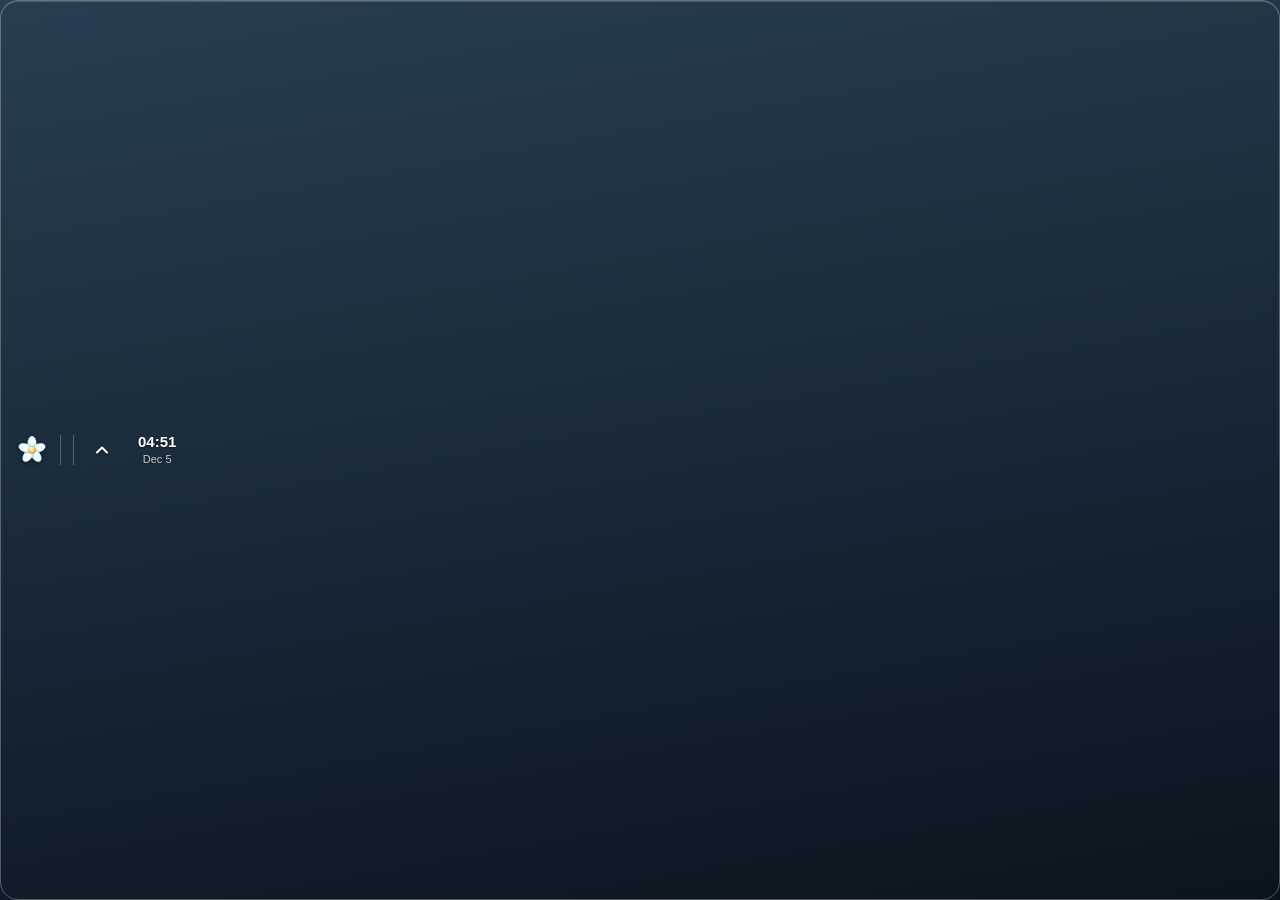
<file: web/dock.html>
<!doctype html>
<html lang="en"><head><meta charset="utf-8"><title>Tidepool dock</title>
<!-- Tidepool's own taskbar (src/Dock.cs): the menu orb, one icon per open window, the tray, the clock. The host posts { wins: [{ id, title, app, art, minimized }], fg, edge }
     and sizes the window to the length this page reports ({ op: "size", n }). Click = front (or down, if it is in front), middle-click = close; drag the empty glass to move it to another edge. -->
<style>
  html,body{margin:0;height:100%;overflow:hidden;user-select:none;font:600 15px/1 "Segoe UI",Tahoma,sans-serif;color:#fff;--accent:#00B4E6}
  body{background:linear-gradient(170deg,rgba(40,62,82,1),rgba(10,20,30,1));box-sizing:border-box;border:1px solid rgba(255,255,255,.28);border-radius:18px;box-shadow:inset 0 1px 0 rgba(255,255,255,.18)}
  #bar{position:absolute;left:0;top:0;height:100%;width:max-content;display:flex;align-items:center;gap:6px;padding:0 10px;box-sizing:border-box}
  .v #bar{width:100%;height:max-content;flex-direction:column;padding:10px 0}
  .tight #bar{width:100%}.v.tight #bar{height:100%}
  #wins{display:flex;gap:4px;align-items:center;min-width:0;min-height:0;overflow:auto;scrollbar-width:none}.v #wins{flex-direction:column}
  .tight #wins{flex:1}
  .b{position:relative;flex:none;width:44px;height:44px;display:grid;place-items:center;border-radius:12px;cursor:pointer}
  .b:hover{background:rgba(255,255,255,.13)}.b:active{background:rgba(255,255,255,.2)}
  .b img{width:30px;height:30px;pointer-events:none;filter:drop-shadow(0 1px 2px rgba(0,0,0,.5))}
  .b.min img{opacity:.5}
  .b.fg{background:linear-gradient(180deg,rgba(255,255,255,.2),rgba(255,255,255,.07))}
  .b.fg::after{content:"";position:absolute;left:12px;right:12px;bottom:1px;height:3px;border-radius:2px;background:var(--accent);box-shadow:0 0 6px var(--accent)}
  .top .b.fg::after{bottom:auto;top:1px}
  .left .b.fg::after{left:1px;right:auto;top:12px;bottom:12px;width:3px;height:auto}.right .b.fg::after{right:1px;left:auto;top:12px;bottom:12px;width:3px;height:auto}
  #orb img{width:34px;height:34px}
  .vr{flex:none;width:1px;height:30px;background:rgba(255,255,255,.25)}.v .vr{width:30px;height:1px}
  #tray svg{width:20px;height:20px;filter:drop-shadow(0 1px 1px rgba(0,0,0,.5))}
  .v #tray svg{transform:rotate(var(--rot,0deg))}.left{--rot:90deg}.right{--rot:-90deg}.bottom #tray svg{transform:none}.top #tray svg{transform:rotate(180deg)}
  #clk{flex:none;padding:0 8px;text-align:center;text-shadow:0 1px 2px rgba(0,0,0,.5)}#clk small{display:block;font:400 11px/1.3 "Segoe UI",sans-serif;opacity:.75;margin-top:3px}
  .v #clk{padding:6px 0;font-size:14px}
</style></head><body class="bottom">
<div id="bar">
  <span class="b" id="orb" title="Tidepool menu"><img src="assets/icons/orb.svg" alt="Menu"></span><span class="vr"></span>
  <span id="wins"></span><span class="vr"></span>
  <span class="b" id="tray" title="Tray icons"><svg viewBox="0 0 24 24" aria-label="Tray icons"><path d="M6 15l6-6 6 6" fill="none" stroke="#fff" stroke-width="2.4" stroke-linecap="round" stroke-linejoin="round"/></svg></span>
  <span id="clk"></span>
</div>
<script>
const $ = id => document.getElementById(id), post = m => window.chrome?.webview?.postMessage(m);
const esc = s => String(s).replace(/[&<>"]/g, c => ({ "&": "&amp;", "<": "&lt;", ">": "&gt;", '"': "&quot;" })[c]);
let edge = "bottom", sent = 0;
const vert = () => edge === "left" || edge === "right";

function fit() {   // report the natural length; if the window is shorter than that, the window icons scroll
  document.body.classList.remove("tight");
  const r = $("bar").getBoundingClientRect(), n = vert() ? r.height : r.width;
  if (n !== sent) { sent = n; post({ op: "size", n }); }
  if (n > (vert() ? innerHeight : innerWidth) + 1) document.body.classList.add("tight");
}

function clock() {
  const d = new Date(), t = d.toTimeString().slice(0, 5);   // 24-hour, like the desktop's clock (core.js hm)
  $("clk").innerHTML = vert() ? t.replace(":", "<br>") : `${t}<small>${d.toLocaleDateString([], { day: "numeric", month: "short" })}</small>`;
}
setInterval(clock, 5000); clock();

window.chrome?.webview?.addEventListener("message", e => {
  const m = e.data; edge = m.edge || "bottom";
  document.body.className = edge + (vert() ? " v" : "");
  $("wins").innerHTML = (m.wins || []).map(w => `<span class="b${w.id === m.fg ? " fg" : ""}${w.minimized ? " min" : ""}" data-id="${w.id}" title="${esc(w.title)}"><img src="${esc(w.art || "assets/icons/desktop.png")}" alt="" onerror="this.src='assets/icons/desktop.png'"></span>`).join("");
  clock(); fit();
});
addEventListener("resize", fit);

const win = e => e.target.closest("#wins .b");
document.addEventListener("mousedown", e => {
  if (e.button === 1) e.preventDefault();   // no autoscroll on middle-click
  if (e.button === 0 && !e.target.closest(".b")) post({ op: "drag" });   // the empty glass is the handle
});
document.addEventListener("click", e => {
  const w = win(e); if (w) return post({ op: "click", id: +w.dataset.id });
  if (e.target.closest("#orb")) post({ op: "menu" }); else if (e.target.closest("#tray")) post({ op: "tray" });
});
document.addEventListener("auxclick", e => { const w = win(e); if (w && e.button === 1) post({ op: "close", id: +w.dataset.id }); });
$("wins").addEventListener("wheel", e => { if (!vert()) { $("wins").scrollLeft += e.deltaY; e.preventDefault(); } }, { passive: false });
</script>
</body></html>
</file>
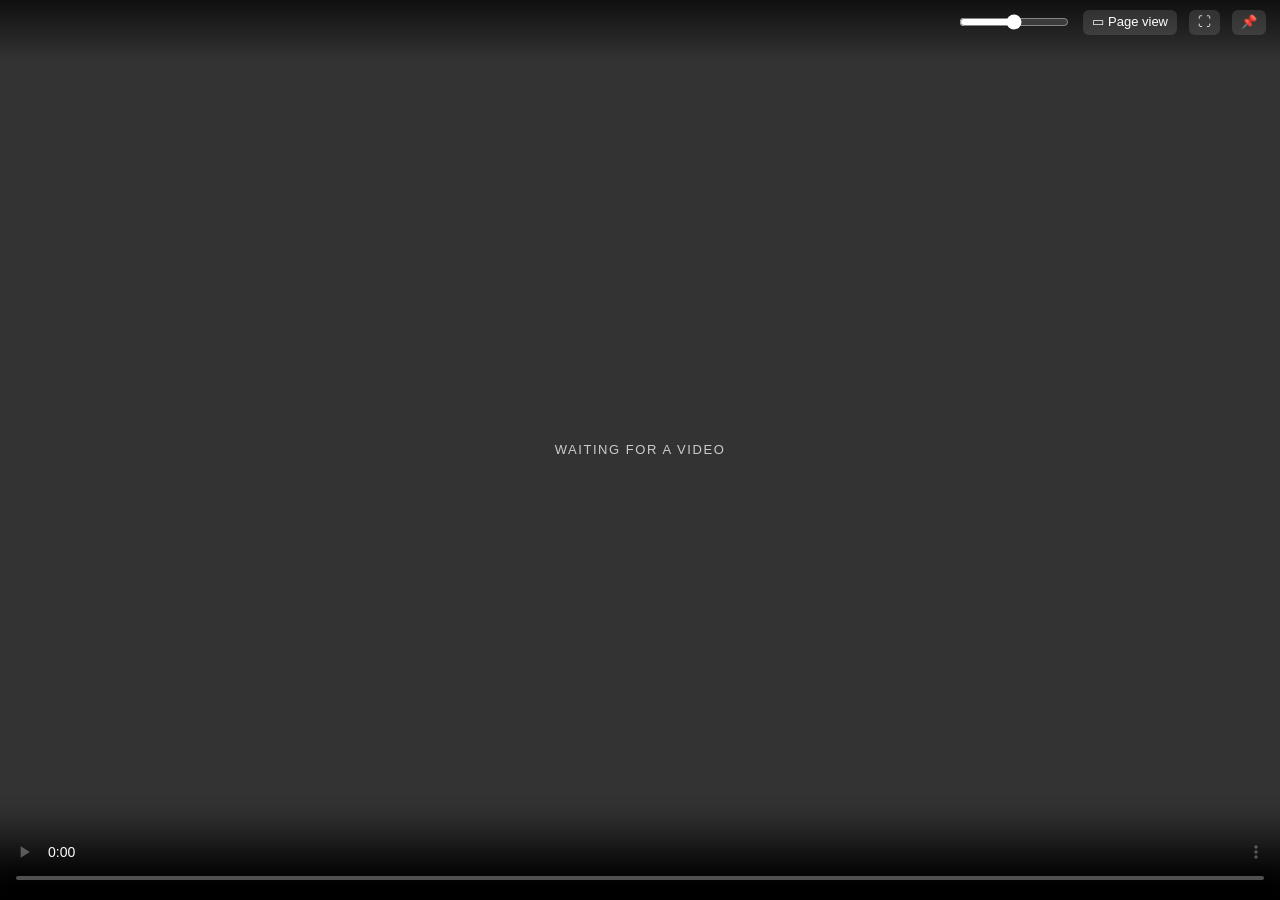
<file: web/pop.html>
<!doctype html>
<html lang="en"><head><meta charset="utf-8"><title>Video</title>
<!-- The Video tab's player window (src/PopOut.cs): a plain Windows window, so Windows drags, resizes, snaps and maximizes it; flick it by the
     title bar toward another screen and it goes there. The host posts { id, title, video, audio, t, vol, embed } to play, and { state: { pin, full, max } }
     for the buttons. Keys: Space/K play, ←→ J L seek, ↑↓ volume, F or double-click full screen, Esc leaves it, S next screen, 1-9 that screen, B back to the Video tab, T on top, Ctrl+W close. -->
<style>
  html,body{margin:0;height:100%;background:#000;overflow:hidden;font:15px/1.3 "Segoe UI",sans-serif;color:#fff}
  video,iframe{position:absolute;inset:0;width:100%;height:100%;border:0;background:#000}
  iframe,.emb video{display:none}.emb iframe{display:block}
  video::-webkit-media-controls-mute-button,video::-webkit-media-controls-volume-control-container,video::-webkit-media-controls-volume-slider,video::-webkit-media-controls-fullscreen-button{display:none}
  .bar{position:absolute;left:0;right:0;top:0;display:flex;align-items:center;gap:12px;padding:10px 14px 26px;background:linear-gradient(rgba(0,0,0,.7),transparent);opacity:0;transition:opacity .3s}
  body:hover .bar,body.paused .bar{opacity:1}.emb .bar{display:none}
  .bar b{flex:1;min-width:0;font-weight:600;white-space:nowrap;overflow:hidden;text-overflow:ellipsis;text-shadow:0 1px 3px #000}
  .bar input{width:110px;accent-color:#fff;cursor:pointer}
  .bar i{font-style:normal;font-size:13px;padding:4px 9px;border-radius:6px;background:rgba(255,255,255,.12);cursor:pointer;white-space:nowrap;user-select:none}
  #scr{display:flex;gap:4px}#scr:empty{display:none}
  .bar i:hover{background:rgba(255,255,255,.25)}.bar i.on{background:rgba(255,255,255,.85);color:#000}
  .hint{position:absolute;left:50%;bottom:64px;transform:translateX(-50%);padding:8px 14px;border-radius:8px;background:rgba(0,0,0,.75);font-size:13px;opacity:0;transition:opacity .4s;pointer-events:none;white-space:nowrap}
  .hint.on{opacity:1}
  .msg{position:absolute;inset:0;display:grid;place-items:center;letter-spacing:.12em;font-size:13px;opacity:.75;pointer-events:none}
</style></head><body class="paused">
<video id="v" playsinline controls controlslist="nodownload nofullscreen noremoteplayback" disablepictureinpicture></video><iframe id="f" allow="autoplay; encrypted-media; fullscreen" allowfullscreen title="YouTube"></iframe>
<div class="bar"><b id="t"></b><input type="range" id="vol" min="0" max="1" step="0.05" title="Volume (↑↓, wheel)"><span id="scr"></span><i id="bback" title="Back into the Video tab: the watch page with Up next (B)">▭ Page view</i><i id="bfull" title="Full screen (F, double-click) · Esc leaves">⛶</i><i id="bpin" title="Stay on top of other windows (T)">📌</i></div><div class="hint" id="h"></div><div class="msg" id="m">WAITING FOR A VIDEO</div>
<script src="ytav.js"></script>
<script>
const $ = id => document.getElementById(id), V = $("v"), A = new Audio();
let split = false;
avSync(V, A, () => split);
const vol = x => { x = Math.max(0, Math.min(1, x)); A.volume = V.volume = $("vol").value = x; };
const host = (op, x) => window.chrome?.webview?.postMessage({ op, ...x });
const back = () => host("back", { t: document.body.classList.contains("emb") ? embT : V.currentTime });
/* YouTube's own player (embed) reports its time once told we listen (the iframe API's postMessage handshake), so Page view resumes there too */
let embT = 0;
$("f").addEventListener("load", () => $("f").contentWindow?.postMessage(JSON.stringify({ event: "listening", id: 1, channel: "widget" }), "*"));
addEventListener("message", e => { if (e.source !== $("f").contentWindow) return; try { const d = typeof e.data === "string" ? JSON.parse(e.data) : e.data; if (d?.info?.currentTime != null) embT = d.info.currentTime; } catch {} });
let hintT = 0; const hint = t => { $("h").textContent = t; $("h").classList.add("on"); clearTimeout(hintT); hintT = setTimeout(() => $("h").classList.remove("on"), 2200); };
let st = {};
window.chrome?.webview?.addEventListener("message", e => {
  const d = e.data;
  if (d.state) { st = d.state; $("bpin").classList.toggle("on", !!st.pin); $("bfull").classList.toggle("on", !!st.full);
    $("scr").innerHTML = st.n > 1 ? Array.from({ length: st.n }, (_, i) => `<i data-i="${i}" class="${i === st.scr ? "on" : ""}" title="Screen ${i + 1} (${i + 1})">${i + 1}</i>`).join("") : ""; return; } document.title = d.title || "Video"; $("t").textContent = d.title || ""; $("m").textContent = "";
  V.pause(); A.pause(); split = !!d.audio && !d.embed; vol(d.vol ?? 1);
  if (d.embed) { document.body.classList.add("emb"); V.removeAttribute("src"); A.removeAttribute("src"); embT = d.t || 0; $("f").src = `https://www.youtube-nocookie.com/embed/${d.id}?autoplay=1&rel=0&playsinline=1&enablejsapi=1&origin=${location.origin}${embT ? "&start=" + Math.floor(embT) : ""}`; return; }
  document.body.classList.remove("emb"); $("f").src = "about:blank";
  V.src = d.video; if (split) A.src = d.audio; else A.removeAttribute("src");
  V.muted = split; if (d.t) V.currentTime = d.t;
  V.play().catch(() => {});
});
V.addEventListener("play", () => document.body.classList.remove("paused"));
V.addEventListener("pause", () => document.body.classList.add("paused"));
V.addEventListener("error", () => { if (V.getAttribute("src")) $("m").textContent = "THIS STREAM STOPPED · POP IT OUT AGAIN FROM THE MENU"; });   // googlevideo urls expire after some hours
$("vol").oninput = e => vol(+e.target.value);
addEventListener("wheel", e => { e.preventDefault(); vol(A.volume + (e.deltaY < 0 ? .05 : -.05)); }, { passive: false });
$("scr").onclick = e => { const b = e.target.closest("[data-i]"); if (b) host("to", { i: +b.dataset.i }); }; $("bback").onclick = back; $("bfull").onclick = () => host("full"); $("bpin").onclick = () => { host("pin"); hint(st.pin ? "Not on top any more" : "Stays on top of other windows"); };
V.addEventListener("dblclick", e => { e.preventDefault(); host("full"); });
addEventListener("keydown", e => {
  if (e.ctrlKey && (e.key === "w" || e.key === "W")) { host("close"); e.preventDefault(); return; }
  if (e.key === "f" || e.key === "F") { host("full"); e.preventDefault(); return; }
  if (e.key === "Escape") { host("unfull"); return; }
  if (e.key === "s" || e.key === "S") { host("next"); e.preventDefault(); return; }
  if (e.key === "b" || e.key === "B") { back(); e.preventDefault(); return; }
  if (/^[1-9]$/.test(e.key) && +e.key <= (st.n ?? 0)) { host("to", { i: +e.key - 1 }); e.preventDefault(); return; }
  if (e.key === "t" || e.key === "T") { $("bpin").click(); e.preventDefault(); return; }
  const k = e.key, seek = s => { if (V.duration) V.currentTime = Math.max(0, Math.min(V.duration - .5, V.currentTime + s)); };
  if (k === " " || k === "k") V.paused ? V.play().catch(() => {}) : V.pause();
  else if (k === "ArrowLeft" || k === "j") seek(-10);
  else if (k === "ArrowRight" || k === "l") seek(10);
  else if (k === "ArrowUp" || k === "ArrowDown") vol(A.volume + (k === "ArrowUp" ? .1 : -.1));
  else return;
  e.preventDefault();
});
addEventListener("contextmenu", e => e.preventDefault());
</script></body></html>
</file>
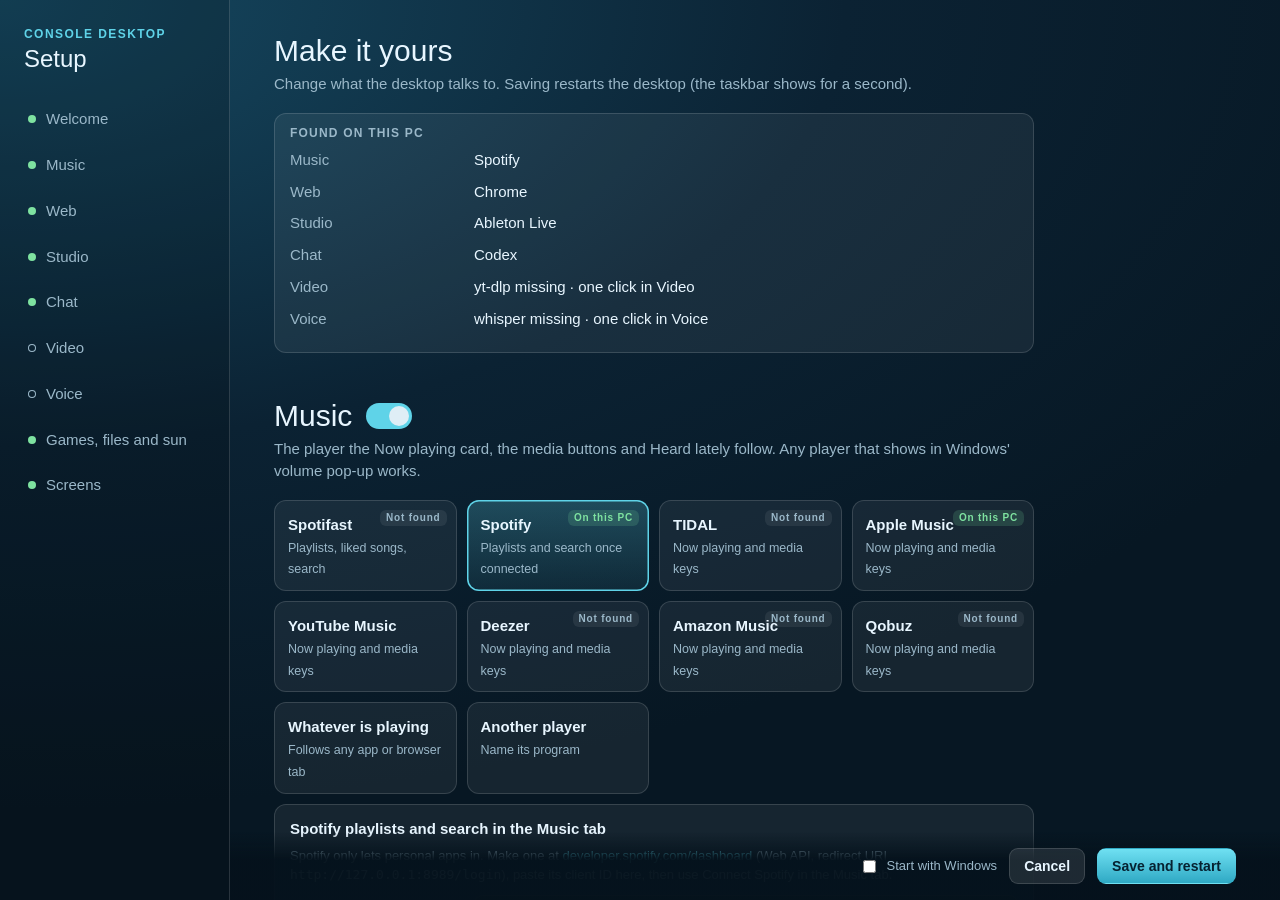
<file: web/setup.html>
<!doctype html>
<html lang="en">
<head>
<meta charset="utf-8">
<title>Console Desktop Setup</title>
<style>
  :root { --bg: #0b2233; --glass: rgba(255,255,255,.06); --edge: rgba(255,255,255,.14); --ink: #e8f6ff; --dim: #9bb8c9; --accent: #5fd3e8; --ok: #7ee2a0; --warn: #f0c46a; --bad: #f08a7a;
    --cap: 600 12px/1 Bahnschrift, "Segoe UI", sans-serif; --body: 400 15px/1.45 "Segoe UI", sans-serif; }
  * { box-sizing: border-box; }
  html, body { margin: 0; height: 100%; }
  body { font: var(--body); color: var(--ink); background: radial-gradient(120% 90% at 0% 0%, #164a63 0%, var(--bg) 55%, #071723 100%); display: grid; grid-template-columns: 230px 1fr; overflow: hidden; user-select: none; }
  nav { padding: 28px 16px; border-right: 1px solid var(--edge); background: rgba(0,0,0,.18); display: flex; flex-direction: column; gap: 4px; }
  nav h1 { font: 300 24px/1.1 "Segoe UI Light", "Segoe UI", sans-serif; margin: 0 8px 22px; }
  nav h1 small { display: block; font: var(--cap); letter-spacing: .12em; text-transform: uppercase; color: var(--accent); margin-bottom: 6px; }
  nav a { display: flex; align-items: center; gap: 10px; padding: 10px 12px; border-radius: 10px; color: var(--dim); text-decoration: none; cursor: pointer; }
  nav a:hover { background: var(--glass); color: var(--ink); }
  nav a.on { background: linear-gradient(180deg, rgba(95,211,232,.22), rgba(95,211,232,.08)); color: var(--ink); box-shadow: inset 0 0 0 1px rgba(95,211,232,.35); }
  nav a i { width: 8px; height: 8px; border-radius: 50%; background: var(--edge); flex: none; }
  nav a i.off { background: transparent; box-shadow: inset 0 0 0 1px var(--dim); }
  nav a i.ok { background: var(--ok); }
  nav .grow { flex: 1; }
  main { overflow: auto; padding: 34px 44px 120px; scroll-behavior: smooth; }
  section { max-width: 760px; margin-bottom: 46px; }
  section > h2 { font: 300 30px/1.1 "Segoe UI Light", "Segoe UI", sans-serif; margin: 0 0 6px; display: flex; align-items: center; gap: 14px; }
  section > p.lead { color: var(--dim); margin: 0 0 18px; }
  .cap { font: var(--cap); letter-spacing: .1em; text-transform: uppercase; color: var(--dim); margin: 18px 0 8px; display: block; }
  .grid { display: grid; grid-template-columns: repeat(auto-fill, minmax(170px, 1fr)); gap: 10px; }
  .opt { position: relative; padding: 14px 14px 12px; border-radius: 12px; background: var(--glass); box-shadow: inset 0 0 0 1px var(--edge); cursor: pointer; transition: background .15s, box-shadow .15s; }
  .opt:hover { background: rgba(255,255,255,.1); }
  .opt.on { background: linear-gradient(180deg, rgba(95,211,232,.25), rgba(95,211,232,.08)); box-shadow: inset 0 0 0 1.5px var(--accent); }
  .opt b { display: block; font-weight: 600; }
  .opt small { color: var(--dim); font-size: 12.5px; }
  .opt .tag { position: absolute; top: 10px; right: 10px; font: var(--cap); font-size: 10px; letter-spacing: .08em; padding: 3px 6px; border-radius: 6px; background: rgba(126,226,160,.16); color: var(--ok); }
  .opt .tag.no { background: rgba(255,255,255,.07); color: var(--dim); }
  label.row { display: grid; grid-template-columns: 170px 1fr; align-items: center; gap: 14px; margin: 10px 0; }
  label.row > span { color: var(--dim); }
  input[type=text], input[type=password], input[type=number], select { font: inherit; color: var(--ink); background: rgba(0,0,0,.28); border: 1px solid var(--edge); border-radius: 9px; padding: 9px 11px; width: 100%; outline: none; user-select: text; }
  input:focus, select:focus { border-color: var(--accent); box-shadow: 0 0 0 3px rgba(95,211,232,.18); }
  select option { background: #0e2a3d; }
  .with { display: flex; gap: 8px; } .with > :first-child { flex: 1; }
  button { font: 600 14px/1 "Segoe UI", sans-serif; color: var(--ink); background: rgba(255,255,255,.1); border: 1px solid var(--edge); border-radius: 9px; padding: 10px 14px; cursor: pointer; white-space: nowrap; }
  button:hover { background: rgba(255,255,255,.16); }
  button.go { background: linear-gradient(180deg, #6fe0f2, #2fa9c4); color: #062231; border-color: transparent; }
  button.go:hover { filter: brightness(1.08); }
  button:disabled { opacity: .5; cursor: default; }
  .switch { position: relative; width: 46px; height: 26px; flex: none; border-radius: 13px; background: rgba(255,255,255,.14); cursor: pointer; transition: background .15s; }
  .switch::after { content: ""; position: absolute; top: 3px; left: 3px; width: 20px; height: 20px; border-radius: 50%; background: #dfeef6; transition: left .15s; }
  .switch.on { background: var(--accent); } .switch.on::after { left: 23px; }
  .note { color: var(--dim); font-size: 13px; margin: 8px 0 0; }
  .note.warn { color: var(--warn); } .note.bad { color: var(--bad); } .note.ok { color: var(--ok); }
  .card { padding: 14px 16px; border-radius: 12px; background: var(--glass); box-shadow: inset 0 0 0 1px var(--edge); margin: 10px 0; }
  .list { display: flex; flex-direction: column; gap: 6px; margin-top: 8px; }
  .list .it { display: flex; gap: 10px; align-items: center; } .list .it input { flex: 1; } .list .it input.nm { flex: 0 0 160px; }
  .hits { display: flex; flex-wrap: wrap; gap: 6px; margin-top: 8px; }
  .hits button { font-weight: 400; padding: 7px 10px; }
  footer { position: fixed; left: 230px; right: 0; bottom: 0; display: flex; align-items: center; gap: 12px; padding: 16px 44px; background: linear-gradient(0deg, rgba(5,18,28,.96) 60%, rgba(5,18,28,0)); }
  footer .grow { flex: 1; color: var(--dim); font-size: 13px; }
  footer label { display: flex; align-items: center; gap: 8px; color: var(--dim); font-size: 13px; cursor: pointer; }
  a.link { color: var(--accent); cursor: pointer; text-decoration: none; } a.link:hover { text-decoration: underline; }
  .hide { display: none !important; }
  .mons { display: flex; gap: 14px; align-items: flex-end; flex-wrap: wrap; margin: 6px 0 12px; }
  .mon { flex: none; border-radius: 12px; padding: 10px 12px; background: var(--glass); box-shadow: inset 0 0 0 1px var(--edge); display: flex; flex-direction: column; gap: 6px; min-width: 150px; }
  .mon.main { box-shadow: inset 0 0 0 2px rgba(95,211,232,.8); }
  .mon.off { opacity: .55; }
  .mon .face { height: 70px; border-radius: 8px; background: linear-gradient(180deg, rgba(95,211,232,.25), rgba(95,211,232,.06)); display: grid; place-items: center; font: 300 30px/1 "Segoe UI Light", "Segoe UI", sans-serif; }
  .mon.off .face { background: rgba(255,255,255,.05); }
  .mon small { color: var(--dim); }
  .mon .role { font-size: 13px; }
  .mon .acts { display: flex; gap: 6px; flex-wrap: wrap; }
  .mon .acts button { padding: 4px 9px; font-size: 13px; }
</style>
</head>
<body>
<nav id="nav">
  <h1><small>Console Desktop</small>Setup</h1>
  <a data-s="welcome"><i class="ok"></i>Welcome</a>
  <a data-s="music"><i data-m="music"></i>Music</a>
  <a data-s="web"><i data-m="web"></i>Web</a>
  <a data-s="studio"><i data-m="studio"></i>Studio</a>
  <a data-s="chat"><i data-m="claude"></i>Chat</a>
  <a data-s="video"><i data-m="video"></i>Video</a>
  <a data-s="voice"><i data-m="voice"></i>Voice</a>
  <a data-s="more"><i class="ok"></i>Games, files and sun</a>
  <a data-s="screens"><i class="ok"></i>Screens</a>
  <div class="grow"></div>
</nav>
<main id="main">
  <section id="s-welcome">
    <h2>Make it yours</h2>
    <p class="lead" id="wlead">Pick the apps the desktop talks to. Every tab is optional; anything not on this PC is switched off until it is. You can come back here any time from Settings › Setup.</p>
    <div class="card" id="found"></div>
  </section>

  <section id="s-music">
    <h2>Music <span class="switch" data-mod="music"></span></h2>
    <p class="lead">The player the Now playing card, the media buttons and Heard lately follow. Any player that shows in Windows' volume pop-up works.</p>
    <div class="grid" id="players"></div>
    <div id="spotify" class="card hide">
      <b>Spotify playlists and search in the Music tab</b>
      <p class="note">Spotify only lets personal apps in. Make one at <a class="link" data-url="https://developer.spotify.com/dashboard">developer.spotify.com/dashboard</a> (Web API, redirect URI <code>http://127.0.0.1:8989/login</code>), paste its client ID here, then use Connect Spotify in the Music tab.</p>
      <label class="row"><span>Client ID</span><input type="text" id="spid" placeholder="32 letters and digits" spellcheck="false"></label>
    </div>
    <label class="row hide" id="custrow"><span>Program name</span><input type="text" id="custplayer" placeholder="foobar2000, musicbee, vlc…" spellcheck="false"></label>
  </section>

  <section id="s-web">
    <h2>Web <span class="switch" data-mod="web"></span></h2>
    <p class="lead">Sites you visit most, history and bookmarks come from this browser, and links open in it. Firefox also shows its open tabs.</p>
    <div class="grid" id="browsers"></div>
  </section>

  <section id="s-studio">
    <h2>Studio <span class="switch" data-mod="studio"></span></h2>
    <p class="lead">One tile per project with its versions, renders and backups. Tempo, tracks and plugins show for FL Studio, Ableton Live and REAPER projects.</p>
    <div class="grid" id="daws"></div>
    <label class="row"><span>Projects folder</span><span class="with"><input type="text" id="projects" spellcheck="false" placeholder="Found by itself"><button data-folder="projects">Browse…</button></span></label>
    <p class="note" id="dawnote"></p>
  </section>

  <section id="s-chat">
    <h2>Chat <span class="switch" data-mod="claude"></span></h2>
    <p class="lead">The chat panel (F2) and the voice assistant. An agent (Claude Code, Codex or another) can work on this PC for you; a chat API just talks.</p>
    <div class="grid" id="providers"></div>
    <div id="apibox" class="hide">
      <label class="row"><span>Name in the panel</span><input type="text" id="ainame" placeholder="Assistant" spellcheck="false"></label>
      <label class="row"><span>Address</span><input type="text" id="aiurl" spellcheck="false"></label>
      <label class="row" id="keyrow"><span>API key</span><span class="with"><input type="password" id="aikey" spellcheck="false"><button id="test">Check</button></span></label>
      <label class="row"><span>Model</span><span class="with"><input type="text" id="aimodel" list="modellist" spellcheck="false"><datalist id="modellist"></datalist></span></label>
      <label class="row"><span>Also in the picker</span><input type="text" id="aimodels" placeholder="other model ids, comma separated" spellcheck="false"></label>
      <p class="note" id="apinote">The key is stored encrypted for your Windows account only.</p>
    </div>
    <div id="ccbox" class="hide">
      <label class="row" id="cmdrow"><span>Command</span><input type="text" id="aicmd" spellcheck="false" placeholder="gemini -p -, aider --message-file -, …"></label>
      <label class="row"><span>Works in folder</span><span class="with"><input type="text" id="home" spellcheck="false"><button data-folder="home">Browse…</button></span></label>
      <p class="note" id="ccnote"></p>
    </div>
  </section>

  <section id="s-video">
    <h2>Video <span class="switch" data-mod="video"></span></h2>
    <p class="lead">Search and play YouTube right in the desktop, no ads, through yt-dlp.</p>
    <div class="card"><span id="ytstate"></span> <button id="getyt" class="hide">Get yt-dlp</button></div>
  </section>

  <section id="s-voice">
    <h2>Voice <span class="switch" data-mod="voice"></span></h2>
    <p class="lead">Mic buttons in every search and the chat, and the wake word. Speech is read on this PC by whisper.cpp; nothing is sent anywhere.</p>
    <div class="card"><span id="wstate"></span> <button id="getwh" class="hide">Get whisper (about 220 MB)</button></div>
  </section>

  <section id="s-screens">
    <h2>Screens</h2>
    <p class="lead">Put your screens in the order they stand on your desk, left to right, and pick the main one: the menu opens there. The screen
      beside it gets the clock, Winamp and notifications (on its right, the row of tiles carries on onto it too). Any other screen shows the live scene.</p>
    <div class="mons" id="mons"></div>
    <p class="note"><a class="link" id="identify">Identify</a> · shows each screen's number on it · <a class="link" id="monreset">Use Windows' order</a></p>
  </section>

  <section id="s-more">
    <h2>Games, files and sun</h2>
    <p class="lead">Games come from Steam and Epic by themselves. The sky follows the real sun where you are.</p>
    <div class="cap">Tabs</div>
    <div class="card"><label class="row"><span>Games</span><span class="switch" data-mod="games"></span></label><label class="row"><span>Files</span><span class="switch" data-mod="files"></span></label></div>
    <div class="cap">Where you are</div>
    <label class="row"><span>City</span><span class="with"><input type="text" id="city" spellcheck="false" placeholder="Type a city"><button id="findcity">Find</button></span></label>
    <div class="hits" id="cities"></div>
    <p class="note" id="placenote"></p>
    <div class="cap">Your folders in Files</div>
    <div class="list" id="places"></div>
    <p class="note"><a class="link" id="addplace">＋ Add a folder</a> · Downloads, Documents, Pictures, Music and Videos are always there.</p>
  </section>
</main>
<footer>
  <div class="grow" id="status"></div>
  <label><input type="checkbox" id="startup"> Start with Windows</label>
  <button id="cancel">Cancel</button>
  <button class="go" id="save">Save and start</button>
</footer>

<script>
const $ = id => document.getElementById(id), qa = s => [...document.querySelectorAll(s)];
const esc = t => String(t ?? "").replace(/[&<>"]/g, c => ({ "&": "&amp;", "<": "&lt;", ">": "&gt;", '"': "&quot;" })[c]);
const FIRST = location.search.includes("first"), WV = window.chrome?.webview;
const send = m => WV ? WV.postMessage(m) : console.log("to host", m);
const PRESETS = [   // chat providers: id, name, what it is, api kind, address, needs a key
  ["claude-code", "Claude Code", "Full access: files, commands, apps", null, null, false],
  ["codex", "Codex", "OpenAI's agent, full access too", "cli", null, false],
  ["cli", "Other agent", "Any command-line agent", "cli", "", false],
  ["openai", "OpenAI", "ChatGPT's models", "openai", "https://api.openai.com/v1", true],
  ["anthropic", "Claude API", "Claude models, chat only", "anthropic", "https://api.anthropic.com", true],
  ["openrouter", "OpenRouter", "Hundreds of models, one key", "openai", "https://openrouter.ai/api/v1", true],
  ["gemini", "Google Gemini", "Gemini models", "openai", "https://generativelanguage.googleapis.com/v1beta/openai", true],
  ["groq", "Groq", "Very fast open models", "openai", "https://api.groq.com/openai/v1", true],
  ["mistral", "Mistral", "Mistral's models", "openai", "https://api.mistral.ai/v1", true],
  ["deepseek", "DeepSeek", "DeepSeek's models", "openai", "https://api.deepseek.com/v1", true],
  ["xai", "xAI", "Grok models", "openai", "https://api.x.ai/v1", true],
  ["ollama", "Ollama", "Models on this PC, free", "openai", "http://localhost:11434/v1", false],
  ["lmstudio", "LM Studio", "Models on this PC, free", "openai", "http://localhost:1234/v1", false],
  ["custom", "Other", "Any OpenAI-compatible address", "openai", "", true],
  ["none", "No chat", "Hide the chat panel", null, null, false],
];
let ST = null, C = {}, keyTyped = null, places = [], mons = [];

/* ---------- state from the host; the browser preview gets a made-up PC ---------- */
addEventListener("load", () => { if (WV) { WV.addEventListener("message", e => onHost(e.data)); send({ type: "get" }); } else onHost({ type: "state", state: MOCK }); });
function onHost(m) {
  if (m.type === "state") { const fresh = !ST; ST = m.state; if (fresh) load(); else drawTools(); }
  else if (m.type === "folder" && m.path) { $(m.id).value = m.path; if (m.id.startsWith("pl")) readPlaces(); }
  else if (m.type === "places") drawCities(m.items);
  else if (m.type === "models") { const r = m.result; $("test").disabled = false;
    $("apinote").className = "note " + (r.ok ? "ok" : "bad"); $("apinote").textContent = r.ok ? `Connected · ${r.models.length} models` : "Didn't work: " + r.error;
    if (r.ok) { $("modellist").innerHTML = r.models.map(x => `<option value="${esc(x)}">`).join(""); if (!$("aimodel").value && r.models[0]) $("aimodel").value = r.models[0]; } }
  else if (m.type === "progress") $("status").textContent = `Downloading ${m.file} · ${(m.got / 1e6).toFixed(0)}${m.total ? " of " + (m.total / 1e6).toFixed(0) : ""} MB`;
  else if (m.type === "fetched") { $("status").textContent = m.error ? `${m.tool} failed: ${m.error}` : `${m.tool} is ready`; qa("#getyt,#getwh").forEach(b => b.disabled = false); if (!m.error) setMod(m.tool === "yt-dlp" ? "video" : "voice", true); }
  else if (m.type === "error") { $("status").textContent = "Something went wrong: " + m.message; $("save").disabled = false; }
}

function load() {
  const s = ST.saved ?? {}, now = ST.now;
  C = JSON.parse(JSON.stringify(s));   // keeps keys this page doesn't know about
  C.music ??= {}; C.web ??= {}; C.studio ??= {}; C.chat ??= {}; C.modules ??= {}; C.files ??= {};
  C.music.player ??= now.player; C.web.browser ??= now.browser; if (now.daw) C.studio.daw ??= now.daw;
  C.chat.provider ??= now.chat; C.chat.name ??= now.chatName;
  for (const [k, v] of Object.entries(now.modules)) C.modules[k] ??= v;
  if (!ST.tools.ytdlp) C.modules.video = ST.saved?.modules?.video ?? false;
  if (!ST.tools.whisper) C.modules.voice = ST.saved?.modules?.voice ?? false;
  if (!now.daw && !s.studio?.daw) C.modules.studio = false;
  $("wlead").textContent = FIRST ? "Pick the apps the desktop talks to. Every tab is optional; anything not on this PC stays off until it is. You can come back here any time from Settings › Setup."
    : "Change what the desktop talks to. Saving restarts the desktop (the taskbar shows for a second).";
  $("save").textContent = FIRST ? "Save and start" : "Save and restart";
  $("startup").checked = FIRST ? true : now.startup || !!now.startupProblem;
  if (now.startupProblem) { $("status").className = "grow note warn"; $("status").textContent = "Not starting with Windows: " + now.startupProblem; }
  $("spid").value = C.music.spotifyClientId ?? "";
  $("projects").value = C.studio.projects ?? ""; $("projects").placeholder = now.projects ?? "Not found yet · browse to it";
  $("home").value = C.chat.home ?? now.home ?? "";
  $("city").value = C.place?.name ?? ""; $("placenote").textContent = C.place ? `${C.place.name} · ${C.place.lat}°, ${C.place.lon}°` : `Not set · guessing from your time zone (${now.place.lat}°, ${now.place.lon}°)`;
  places = (C.files.places ?? []).map(p => ({ ...p })); drawPlaces();
  C.screens ??= {}; monLoad();
  const pre = PRESETS.find(p => p[0] === C.chat.preset) ?? (C.chat.provider === "claude-code" || C.chat.provider === "none" ? PRESETS.find(p => p[0] === C.chat.provider)
    : C.chat.provider === "cli" ? PRESETS.find(p => p[0] === (!C.chat.command || C.chat.command === now.codex ? "codex" : "cli")) : PRESETS.find(p => p[4] && p[4] === C.chat.url) ?? PRESETS.find(p => p[0] === "custom"));
  C.chat.preset = pre[0];
  $("ainame").value = C.chat.provider === "api" ? C.chat.name ?? "" : ""; $("aiurl").value = C.chat.url ?? pre[4] ?? ""; $("aimodel").value = C.chat.model ?? ""; $("aimodels").value = (C.chat.models ?? []).join(", ");
  $("aicmd").value = C.chat.command ?? now.codex;
  $("aikey").placeholder = now.hasKey ? "Saved · type to replace" : "Paste your key";
  drawFound(); drawAll(); drawTools();
}

/* ---------- drawing ---------- */
const tag = ok => `<span class="tag ${ok ? "" : "no"}">${ok ? "On this PC" : "Not found"}</span>`;
function pick(el, items, cur, onPick) {
  el.innerHTML = items.map(([id, name, sub, ok]) => `<div class="opt ${id === cur ? "on" : ""}" data-id="${esc(id)}">${ok === undefined ? "" : tag(ok)}<b>${esc(name)}</b><small>${esc(sub ?? "")}</small></div>`).join("");
  el.onclick = e => { const o = e.target.closest(".opt"); if (o) { onPick(o.dataset.id); drawAll(); } };
}
function drawAll() {
  const known = ST.players.map(p => p.id), cust = !known.includes(C.music.player);
  pick($("players"), [...ST.players.map(p => [p.id, p.name, p.id === "spotifast" ? "Playlists, liked songs, search" : p.id === "spotify" ? "Playlists and search once connected" : p.id === "any" ? "Follows any app or browser tab" : "Now playing and media keys", p.id === "any" || p.id === "ytmusic" ? undefined : p.installed]), ["custom", "Another player", "Name its program"]],
    cust ? "custom" : C.music.player, id => { C.music.player = id === "custom" ? $("custplayer").value.trim() || "custom" : id; });
  $("spotify").classList.toggle("hide", C.music.player !== "spotify"); $("custrow").classList.toggle("hide", !cust); if (cust && C.music.player !== "custom") $("custplayer").value = C.music.player;
  pick($("browsers"), ST.browsers.map(b => [b.id, b.name, b.id === "firefox" ? "Tabs, history, bookmarks" : "History, bookmarks", b.installed]), C.web.browser, id => C.web.browser = id);
  pick($("daws"), ST.daws.filter(d => d.id !== "logic" || d.installed).map(d => [d.id, d.name, ["fl", "ableton", "reaper"].includes(d.id) ? "Tempo, tracks, plugins" : "Projects and renders", d.installed]), C.studio.daw, id => { C.studio.daw = id; setMod("studio", true); });
  $("dawnote").textContent = C.studio.daw ? "" : "No DAW found on this PC, so Studio is off. Pick one to switch it on.";
  pick($("providers"), PRESETS.map(p => [p[0], p[1], p[2], p[0] === "claude-code" ? ST.tools.claude : p[0] === "codex" ? ST.tools.codex : undefined]), C.chat.preset, id => {
    const p = PRESETS.find(x => x[0] === id); C.chat.preset = id;
    C.chat.provider = id === "claude-code" || id === "none" ? id : p[3] === "cli" ? "cli" : "api";
    if (p[3] === "cli") $("aicmd").value = id === "codex" ? ST.now.codex : $("aicmd").value === ST.now.codex ? "" : $("aicmd").value;
    else if (p[3]) { C.chat.api = p[3]; if (p[4] !== null && id !== "custom") $("aiurl").value = p[4]; if (!$("ainame").value || PRESETS.some(x => x[1] === $("ainame").value)) $("ainame").value = id === "anthropic" ? "Claude" : p[1]; }
    setMod("claude", id !== "none");
  });
  const pre = PRESETS.find(p => p[0] === C.chat.preset);
  $("apibox").classList.toggle("hide", C.chat.provider !== "api"); $("ccbox").classList.toggle("hide", C.chat.provider !== "claude-code" && C.chat.provider !== "cli");
  $("cmdrow").classList.toggle("hide", C.chat.provider !== "cli");
  $("ccnote").textContent = C.chat.provider === "cli" ? "The agent runs with its own sign-in and full access, like in a terminal. Each ask goes in on stdin with the chat so far; what it prints is the reply."
    : "Claude Code runs with its own sign-in, settings and full access, like in a terminal. The @ menu searches this folder.";
  $("keyrow").classList.toggle("hide", !!pre && !pre[5] && pre[0] !== "custom");
  if (C.chat.preset === "anthropic" && !$("aimodel").value) $("aimodel").value = "claude-opus-5-5";
  qa(".switch[data-mod]").forEach(s => s.classList.toggle("on", C.modules[s.dataset.mod] !== false));
  qa("nav i[data-m]").forEach(i => i.className = C.modules[i.dataset.m] === false ? "off" : "ok");
}
function drawTools() {
  const t = ST.tools;
  $("ytstate").textContent = t.ytdlp ? `yt-dlp is installed${t.js ? "" : " · install Node.js or Deno too, YouTube asks for it to play some videos"}.` : "yt-dlp is not on this PC.";
  $("getyt").classList.toggle("hide", t.ytdlp);
  $("wstate").textContent = t.whisper ? "whisper.cpp and its English models are installed." : "whisper.cpp is not on this PC.";
  $("getwh").classList.toggle("hide", t.whisper);
}
function drawFound() {
  const n = ST.now, P = ST.players.find(p => p.id === n.player), B = ST.browsers.find(b => b.id === n.browser), D = ST.daws.find(d => d.id === n.daw);
  $("found").innerHTML = `<span class="cap" style="margin-top:0">Found on this PC</span>` + [
    ["Music", P?.installed ? P.name : "No player found · Whatever is playing"], ["Web", B?.installed ? B.name : "No browser profile found"], ["Studio", D ? D.name : "No DAW found"],
    ["Chat", [ST.tools.claude && "Claude Code", ST.tools.codex && "Codex"].filter(Boolean).join(" · ") || "No agent CLI found · pick a chat API"], ["Video", ST.tools.ytdlp ? "yt-dlp" : "yt-dlp missing · one click in Video"], ["Voice", ST.tools.whisper ? "whisper.cpp" : "whisper missing · one click in Voice"],
  ].map(([k, v]) => `<label class="row"><span>${k}</span><b style="font-weight:400">${esc(v)}</b></label>`).join("");
}
/* ---------- Screens: config.json "screens": { order: [device, left to right], main: device, off: [devices] } (Host.Arrange) ---------- */
function monLoad() {   // the saved order, then any screen it doesn't know by where Windows puts it
  const all = ST.screens ?? [], order = C.screens.order ?? [];
  const at = x => { const i = order.indexOf(x.id); return i < 0 ? 1e6 + x.x / 10 + x.y / 1e5 : i; };
  mons = [...all].sort((a, b) => at(a) - at(b)).map(x => ({ ...x, n: [...all].sort((a, b) => a.x - b.x || a.y - b.y).indexOf(x) + 1 }));
  drawMons();
}
const monMain = () => { const on = mons.filter(x => !(C.screens.off ?? []).includes(x.id)); return on.find(x => x.id === C.screens.main) ?? on.find(x => x.primary) ?? on[0] ?? mons[0]; };
function monRole(x) {
  const off = C.screens.off ?? [], on = mons.filter(m => !off.includes(m.id)); if (off.includes(x.id) && on.length) return "Off · the Windows wallpaper";
  const mi = on.indexOf(monMain()), i = on.indexOf(x), partner = mi + 1 < on.length ? mi + 1 : mi - 1;
  return i === mi ? "Main · the menu opens here" : i === partner ? (i > mi ? "Beside it · clock, Winamp, the row's tail" : "Beside it · clock, Winamp") : "The live scene";
}
function drawMons() {
  const off = C.screens.off ?? [], main = monMain(), big = Math.max(...mons.map(x => x.w), 1);
  $("mons").innerHTML = mons.length < 2 ? `<p class="note">One screen: everything happens on it. Plug in more and they show up here.</p>` : mons.map((x, i) => `<div class="mon${x === main ? " main" : ""}${off.includes(x.id) ? " off" : ""}" style="width:${Math.round(150 + 90 * x.w / big)}px">
    <div class="face">${x.n}</div><b>Screen ${x.n}${x.primary ? " <small>· Windows' main</small>" : ""}</b><small>${x.w} × ${x.h}</small><span class="role">${monRole(x)}</span>
    <div class="acts"><button data-mon="${i}" data-op="left"${i ? "" : " disabled"}>◀</button><button data-mon="${i}" data-op="right"${i < mons.length - 1 ? "" : " disabled"}>▶</button>
    <button data-mon="${i}" data-op="main"${x === main || off.includes(x.id) ? " disabled" : ""}>Make main</button><button data-mon="${i}" data-op="off">${off.includes(x.id) ? "Turn on" : "Turn off"}</button></div></div>`).join("");
}
function monDo(i, op) {
  const x = mons[i], off = new Set(C.screens.off ?? []);
  if (op === "left" || op === "right") { const j = i + (op === "left" ? -1 : 1); [mons[i], mons[j]] = [mons[j], mons[i]]; C.screens.order = mons.map(m => m.id); }
  else if (op === "main") C.screens.main = x.id;
  else if (op === "off") { if (off.has(x.id)) off.delete(x.id); else if (mons.length - off.size > 1) off.add(x.id); C.screens.off = [...off]; if (C.screens.main === x.id && off.has(x.id)) delete C.screens.main; }
  drawMons();
}

function drawPlaces() {
  $("places").innerHTML = places.map((p, i) => `<div class="it"><input class="nm" type="text" id="pln${i}" value="${esc(p.name)}" placeholder="Name"><input type="text" id="plp${i}" value="${esc(p.path)}" placeholder="Folder"><button data-folder="plp${i}">Browse…</button><button data-drop="${i}">✕</button></div>`).join("");
}
const readPlaces = () => { places = places.map((p, i) => ({ name: $("pln" + i)?.value.trim() ?? p.name, path: $("plp" + i)?.value.trim() ?? p.path })); };
function drawCities(items) {
  $("cities").innerHTML = items.length ? items.map((c, i) => `<button data-city="${i}">${esc([c.name, c.region, c.country].filter(Boolean).join(", "))}</button>`).join("") : `<span class="note">No city by that name</span>`;
  $("cities").onclick = e => { const b = e.target.closest("[data-city]"); if (!b) return; const c = items[+b.dataset.city];
    C.place = { name: c.name, lat: c.lat, lon: c.lon }; $("city").value = c.name; $("placenote").textContent = `${c.name} · ${c.lat}°, ${c.lon}°`; $("cities").innerHTML = ""; };
}
const setMod = (k, on) => { C.modules[k] = on; drawAll(); };

/* ---------- input ---------- */
document.addEventListener("click", e => {
  const t = e.target;
  if (t.closest("nav a")) { const s = t.closest("nav a").dataset.s; $("s-" + s).scrollIntoView(); }
  else if (t.dataset.mod) setMod(t.dataset.mod, C.modules[t.dataset.mod] === false);
  else if (t.dataset.folder) send({ type: "folder", id: t.dataset.folder, at: $(t.dataset.folder).value || $(t.dataset.folder).placeholder, title: "Pick a folder" });
  else if (t.dataset.drop) { readPlaces(); places.splice(+t.dataset.drop, 1); drawPlaces(); }
  else if (t.dataset.url) send({ type: "open", url: t.dataset.url });
  else if (t.id === "addplace") { readPlaces(); places.push({ name: "", path: "" }); drawPlaces(); }
  else if (t.id === "findcity") send({ type: "place", q: $("city").value });
  else if (t.dataset.mon) monDo(+t.dataset.mon, t.dataset.op);
  else if (t.id === "identify") send({ type: "identify", names: Object.fromEntries(mons.map(x => [x.id, `${x.n}${x === monMain() ? " · Main" : ""}`])) });
  else if (t.id === "monreset") { C.screens = {}; monLoad(); }
  else if (t.id === "test") { t.disabled = true; $("apinote").className = "note"; $("apinote").textContent = "Checking…"; send({ type: "models", api: C.chat.api, url: $("aiurl").value, key: $("aikey").value || null }); }
  else if (t.id === "getyt" || t.id === "getwh") { qa("#getyt,#getwh").forEach(b => b.disabled = true); $("status").textContent = "Starting the download…"; send({ type: "fetch", tool: t.id === "getyt" ? "yt-dlp" : "whisper" }); }
  else if (t.id === "cancel") send({ type: "cancel" });
  else if (t.id === "save") save();
});
$("city").addEventListener("keydown", e => { if (e.key === "Enter") send({ type: "place", q: $("city").value }); });
$("custplayer").addEventListener("input", () => { C.music.player = $("custplayer").value.trim() || "custom"; });
$("aikey").addEventListener("input", () => keyTyped = $("aikey").value);
$("main").addEventListener("scroll", () => { const y = $("main").scrollTop + 120; let on = "welcome";
  for (const s of qa("section")) if (s.offsetTop <= y) on = s.id.slice(2); qa("nav a").forEach(a => a.classList.toggle("on", a.dataset.s === on)); });

function save() {
  readPlaces();
  const set = (o, k, v) => { if (v === "" || v == null) delete o[k]; else o[k] = v; };
  set(C.music, "spotifyClientId", $("spid").value.trim());
  if (C.music.player === "custom") { $("status").textContent = "Name the music player's program first (Music)."; $("main").scrollTop = $("s-music").offsetTop; return; }
  set(C.studio, "projects", $("projects").value.trim());
  C.chat.name = C.chat.provider === "api" ? $("ainame").value.trim() || "Assistant" : C.chat.provider === "claude-code" ? "Claude" : C.chat.provider === "cli" ? (C.chat.preset === "codex" ? "Codex" : "Agent") : undefined;
  set(C.chat, "command", C.chat.provider === "cli" ? $("aicmd").value.trim() : "");
  if (C.chat.provider === "cli" && !C.chat.command) { $("status").textContent = "Type the agent's command first (Chat)."; $("main").scrollTop = $("s-chat").offsetTop; return; }
  if (C.chat.provider === "api") { set(C.chat, "url", $("aiurl").value.trim()); set(C.chat, "model", $("aimodel").value.trim()); C.chat.models = $("aimodels").value.split(",").map(s => s.trim()).filter(Boolean);
    if (!C.chat.model) { $("status").textContent = "Pick a model for the chat first (Chat)."; $("main").scrollTop = $("s-chat").offsetTop; return; } }
  set(C.chat, "home", C.chat.provider === "claude-code" || C.chat.provider === "cli" ? $("home").value.trim() : "");
  C.files.places = places.filter(p => p.name && p.path);
  C._about ??= "Which tabs are on and what each one talks to. Setup (ConsoleDesktop.exe --setup) writes this file.";
  $("save").disabled = true; $("status").textContent = FIRST ? "Saved · starting the desktop" : "Saved · restarting the desktop";
  C.startup = $("startup").checked;   // remembered, so the desktop can tell when something removes or disables it (Config.StartupProblem)
  send({ type: "save", config: C, key: keyTyped, startup: C.startup, start: true });
}

/* ---------- browser preview only ---------- */
const MOCK = { first: true, saved: null,
  screens: [{ id: "\\.\DISPLAY2", primary: false, x: -1920, y: 0, w: 1920, h: 1080 }, { id: "\\.\DISPLAY1", primary: true, x: 0, y: 0, w: 2560, h: 1440 }, { id: "\\.\DISPLAY3", primary: false, x: 2560, y: 0, w: 1920, h: 1080 }],
  now: { player: "spotify", browser: "chrome", daw: "ableton", chat: "none", chatName: "Assistant", place: { lat: 45, lon: 15, name: "Your time zone" }, hasKey: false, projects: "C:\\Users\\you\\Documents\\Ableton", home: "C:\\Users\\you",
    modules: { games: true, music: true, video: true, studio: true, web: true, files: true, claude: true, voice: true }, startup: false, codex: "codex exec --skip-git-repo-check --sandbox danger-full-access -" },
  players: [["spotifast", "Spotifast", false], ["spotify", "Spotify", true], ["tidal", "TIDAL", false], ["apple", "Apple Music", true], ["ytmusic", "YouTube Music", false], ["deezer", "Deezer", false], ["amazon", "Amazon Music", false], ["qobuz", "Qobuz", false], ["any", "Whatever is playing", false]].map(([id, name, installed]) => ({ id, name, installed })),
  browsers: [["firefox", "Firefox", false], ["chrome", "Chrome", true], ["edge", "Edge", true], ["brave", "Brave", false], ["vivaldi", "Vivaldi", false], ["opera", "Opera", false], ["operagx", "Opera GX", false], ["librewolf", "LibreWolf", false], ["waterfox", "Waterfox", false], ["zen", "Zen", false]].map(([id, name, installed]) => ({ id, name, installed })),
  daws: [["fl", "FL Studio", false], ["ableton", "Ableton Live", true], ["reaper", "REAPER", false], ["bitwig", "Bitwig Studio", false], ["cubase", "Cubase", false], ["studioone", "Studio One", false], ["logic", "Logic Pro", false]].map(([id, name, installed]) => ({ id, name, installed })),
  tools: { claude: false, codex: true, ytdlp: false, js: false, whisper: false } };
</script>
</body>
</html>
</file>
